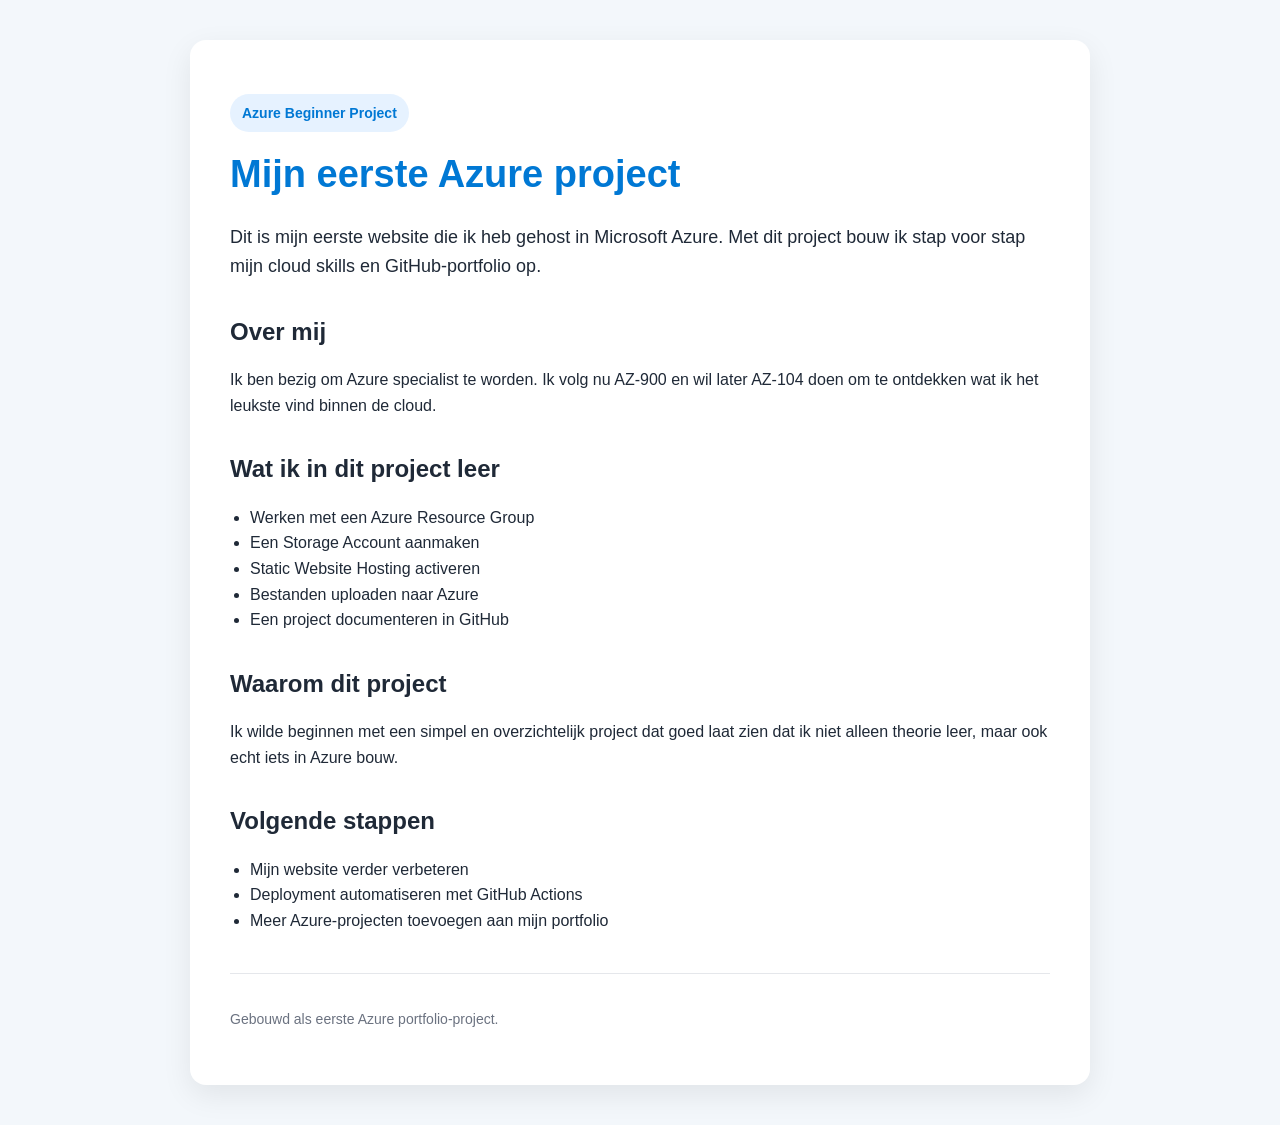
<file: index.html>
<!DOCTYPE html>
<html lang="nl">
<head>
  <meta charset="UTF-8" />
  <meta name="viewport" content="width=device-width, initial-scale=1.0" />
  <title>Mijn eerste Azure project</title>
  <link rel="stylesheet" href="style.css" />
</head>
<body>
  <main class="container">
    <section class="hero">
      <p class="badge">Azure Beginner Project</p>
      <h1>Mijn eerste Azure project</h1>
      <p class="intro">
        Dit is mijn eerste website die ik heb gehost in Microsoft Azure.
        Met dit project bouw ik stap voor stap mijn cloud skills en GitHub-portfolio op.
      </p>
    </section>

    <section>
      <h2>Over mij</h2>
      <p>
        Ik ben bezig om Azure specialist te worden. Ik volg nu AZ-900 en wil later AZ-104 doen
        om te ontdekken wat ik het leukste vind binnen de cloud.
      </p>
    </section>

    <section>
      <h2>Wat ik in dit project leer</h2>
      <ul>
        <li>Werken met een Azure Resource Group</li>
        <li>Een Storage Account aanmaken</li>
        <li>Static Website Hosting activeren</li>
        <li>Bestanden uploaden naar Azure</li>
        <li>Een project documenteren in GitHub</li>
      </ul>
    </section>

    <section>
      <h2>Waarom dit project</h2>
      <p>
        Ik wilde beginnen met een simpel en overzichtelijk project dat goed laat zien
        dat ik niet alleen theorie leer, maar ook echt iets in Azure bouw.
      </p>
    </section>

    <section>
      <h2>Volgende stappen</h2>
      <ul>
        <li>Mijn website verder verbeteren</li>
        <li>Deployment automatiseren met GitHub Actions</li>
        <li>Meer Azure-projecten toevoegen aan mijn portfolio</li>
      </ul>
    </section>

    <footer>
      <p>Gebouwd als eerste Azure portfolio-project.</p>
    </footer>
  </main>
</body>
</html>
</file>
<file: style.css>
* {
  box-sizing: border-box;
}

body {
  margin: 0;
  font-family: Arial, sans-serif;
  background: #f3f7fb;
  color: #1f2937;
  line-height: 1.6;
}

.container {
  max-width: 900px;
  margin: 40px auto;
  background: #ffffff;
  padding: 40px;
  border-radius: 16px;
  box-shadow: 0 10px 30px rgba(0, 0, 0, 0.08);
}

.hero {
  margin-bottom: 32px;
}

.badge {
  display: inline-block;
  margin-bottom: 12px;
  padding: 8px 12px;
  background: #e6f2ff;
  color: #0078d4;
  border-radius: 999px;
  font-size: 14px;
  font-weight: bold;
}

h1 {
  margin: 0 0 12px;
  font-size: 38px;
  color: #0078d4;
}

h2 {
  margin-top: 32px;
  margin-bottom: 10px;
  font-size: 24px;
}

.intro {
  font-size: 18px;
}

ul {
  padding-left: 20px;
}

footer {
  margin-top: 40px;
  padding-top: 20px;
  border-top: 1px solid #e5e7eb;
  font-size: 14px;
  color: #6b7280;
}
</file>
